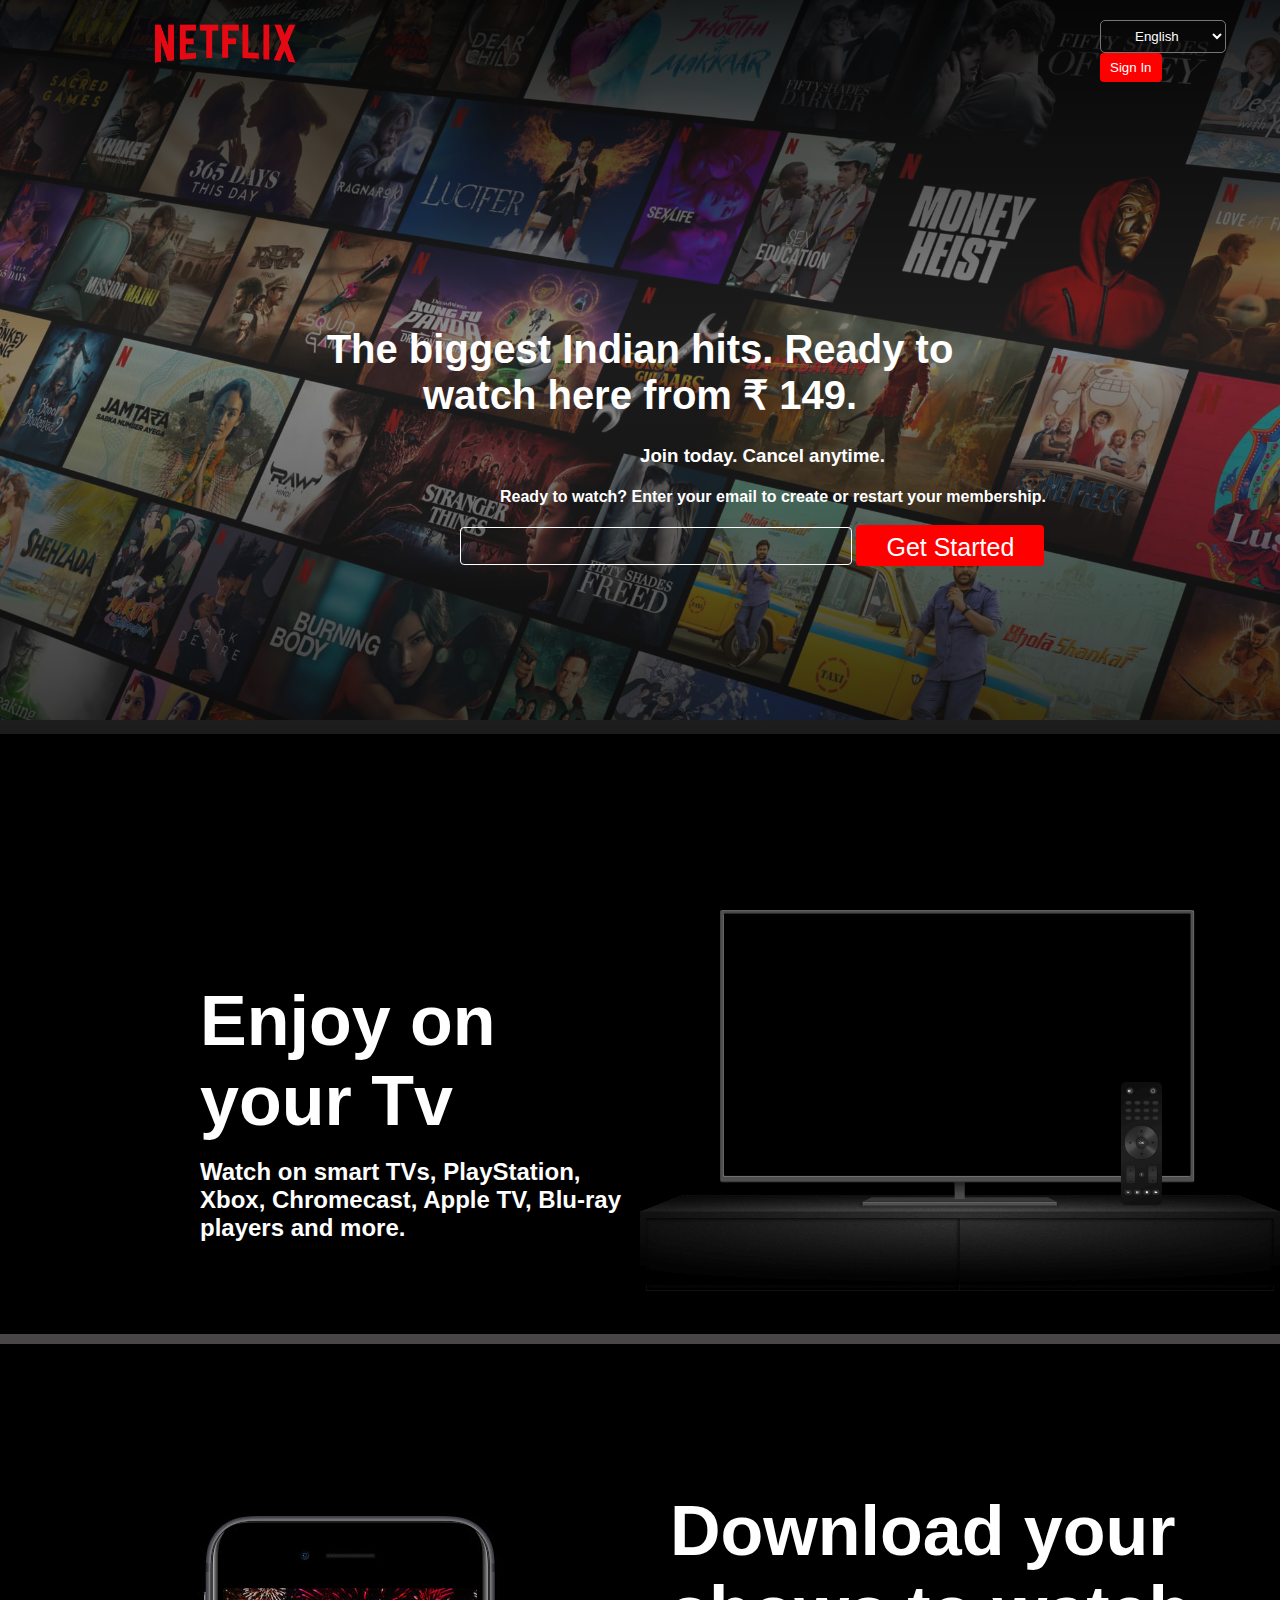
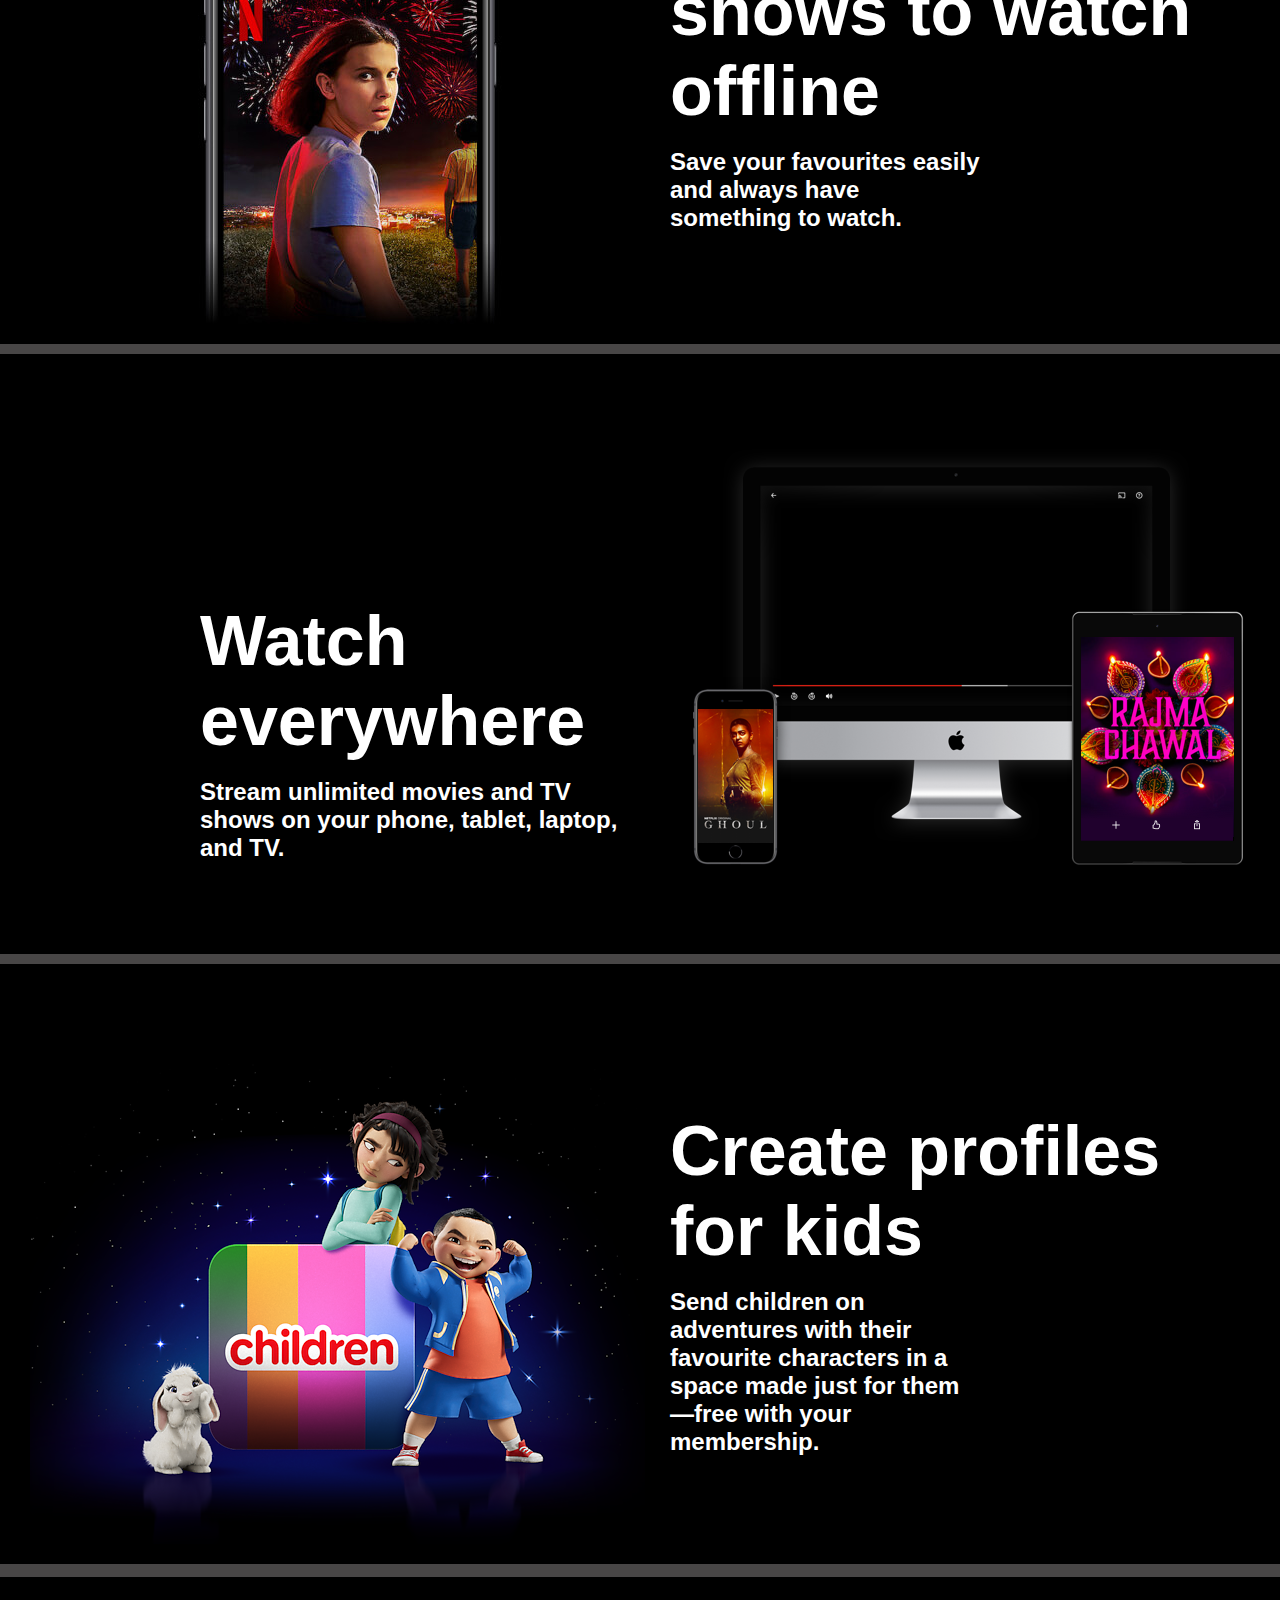
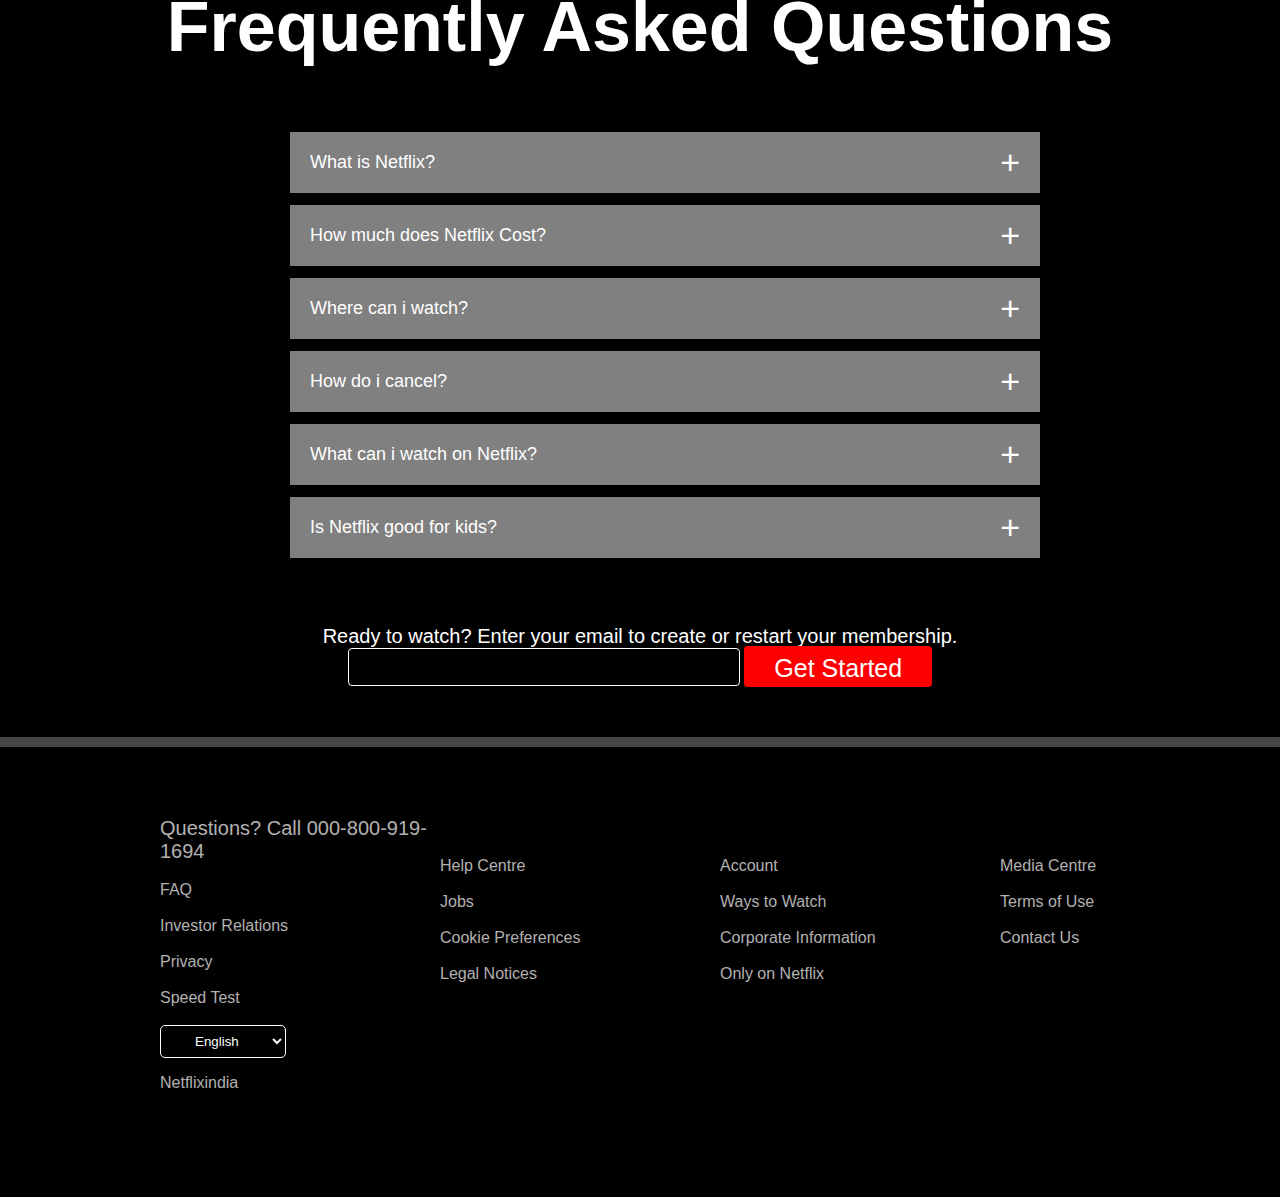
<file: index.html>
<!DOCTYPE html>
<html lang="en">
<head>
    <link rel="stylesheet" href="style.css">
    <meta charset="UTF-8">
    <meta name="viewport" content="width=device-width, initial-scale=1.0">
    <title>Document</title>
</head>
<body>
    <span>
    <div class="firstbg">
        <div class="bg">
            <img src="logo.jpg" alt="">
            <div class="content1">
            </div>
        </div>
        <div class="conte">
            <div class="header1">
                <div class="logo1">
                    <img src="Logonetflix.png" alt="">
                </div>
                <div class="btn1">
                    <select>
                       <option value="English">English</option> 
                       <option value="Hindi">Hindi</option>
                    </select>
                    <button>Sign In</button>
                </div>
            </div>
            <h1>The biggest Indian hits. Ready to watch here from ₹ 149.</h1>
            <h3>Join today. Cancel anytime.</h3>
            <h4>Ready to watch? Enter your email to create or restart your membership.</h4>
            <input type="text">
            <a href="get started">Get Started</a>
        </div>
<div id="div2">
    <div id="two2">
        <h1>Enjoy on your Tv</h1>
        <h2>Watch on smart TVs, PlayStation, Xbox, Chromecast, Apple TV, Blu-ray players and more.</h2>
    </div>
    <img src="tv.png" alt="tv">
</div>
<div id="div3">
    <div id="three1">
        <img src="mobile-0819.jpg" alt="">
    </div>
    <div id="three2">
        <h1>Download your shows to watch offline</h1>
        <h2>Save your favourites easily and always have something to watch.</h2>
    </div>
</div>
<div id="div4">
    <div id="four1">
        <h1>Watch everywhere</h1>
        <h2>Stream unlimited movies and TV shows on your phone, tablet, laptop, and TV.</h2>
    </div>
    <div id="four2">
        <img src="device-pile-in.png" alt="device">
    </div>
</div>
</div>
<div id="div5">
    <div id="five1">
        <img src="child.png" alt="png image">
    </div>
    <div id="five2">
        <h1>Create profiles for kids</h1>
        <h2>Send children on adventures with their favourite characters in a space made just for them—free with your membership.</h2>
    </div>
</div>
<div class="div6">
    <h2>Frequently Asked Questions</h2>
    <ul class="accordian">
        <li>
            <input type="radio" name="accordian" id="first">
            <label for="first">What is Netflix?</label>
            <div class="content">
                <p>Netflix is a streaming service that offers a wide variety of award-winning TV shows, movies, anime, documentaries and more – 
                on thousands of internet-connected devices.
                You can watch as much as you want, whenever you want, without a single ad all for one low monthly price. There's always something new to discover, and new TV shows and movies are added every week!</p>
            </div>
        </li>
        <li>
            <input type="radio" name="accordian" id="second">
            <label for="second">How much does Netflix Cost?</label>
            <div class="content">
                <p>Watch Netflix on your smartphone, tablet, Smart TV, laptop, or streaming device, all for one fixed monthly fee. Plans range from ₹ 149 to ₹ 649 a month. No extra costs, no contracts.</p>
            </div>
        </li>
        <li>
            <input type="radio" name="accordian" id="Third">
            <label for="Third">Where can i watch?</label>
            <div class="content">
                <p>Watch anywhere, anytime. Sign in with your Netflix account to watch instantly on the web at netflix.com from your personal computer or on any internet-connected device that offers the Netflix app, including smart TVs, smartphones, tablets, streaming media players and game consoles.

                    You can also download your favourite shows with the iOS, Android, or Windows 10 app. Use downloads to watch while you're on the go and without an internet connection. Take Netflix with you anywhere.</p>
            </div>
        </li>
        <li>
            <input type="radio" name="accordian" id="fourth">
            <label for="fourth">How do i cancel?</label>
            <div class="content">
                <p>Netflix is flexible. There are no annoying contracts and no commitments. You can easily cancel your account online in two clicks. There are no cancellation fees – start or stop your account anytime.</p>
            </div>
        </li>
        <li>
            <input type="radio" name="accordian" id="fifth">
            <label for="fifth">What can i watch on Netflix?</label>
            <div class="content">
               <p>Netflix has an extensive library of feature films, documentaries, TV shows, anime, award-winning Netflix originals, and more. Watch as much as you want, anytime you want.</p>
            </div>
        </li>
        <li>
            <input type="radio" name="accordian" id="sixth">
            <label for="sixth">Is Netflix good for kids?</label>
            <div class="content">
              <p>The Netflix Kids experience is included in your membership to give parents control while kids enjoy family-friendly TV shows and films in their own space.
             Kids profiles come with PIN-protected parental controls that let you restrict the maturity rating of content kids can watch and block specific titles you don’t want kids to see.</p>
            </div>
        </li>
    </ul>
    <small>Ready to watch? Enter your email to create or restart your membership.</small>
    <form class="emailsignup">
        <input type="text">
            <a href="get started">Get Started</a>
       </form>
    </div>
</div>
<div class="div7">
    <div class="footer1">
        <small>Questions? Call 000-800-919-1694</small><br><br>
        <a href="">FAQ</a><br><br>
        <a href="">Investor Relations</a><br><br>
        <a href="">Privacy</a><br><br>
        <a href="">Speed Test</a><br><br>
        <select>
            <option value="English">English</option> 
            <option value="Hindi">Hindi</option>
         </select><br>
         <p>Netflixindia<p>
    </div>
    <div class="footer2">
        <a href="">Help Centre</a><br><br>
        <a href="">Jobs</a><br><br>
        <a href="">Cookie Preferences</a><br><br>
        <a href="">Legal Notices</a><br><br>
    </div>
    <div class="footer3">
        <a href="">Account</a><br><br>
        <a href="">Ways to Watch</a><br><br>
        <a href="">Corporate Information</a><br><br>
        <a href="">Only on Netflix</a><br><br>
    </div>
    <div class="footer4">
        <a href="">Media Centre</a><br><br>
        <a href="">Terms of Use</a><br><br>
        <a href="">Contact Us</a><br><br>
    </div>
    </div> 
</body>
</html>
</file>
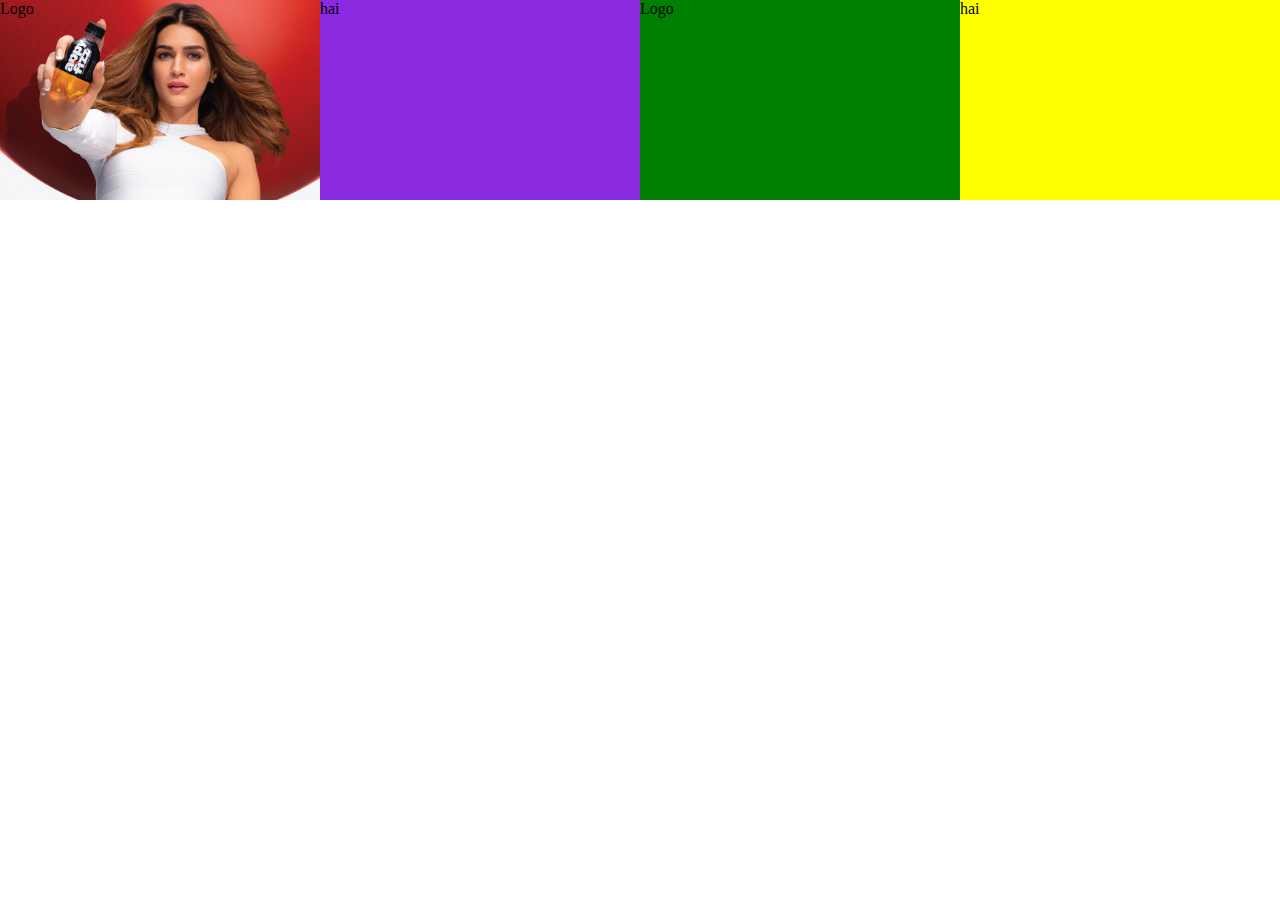
<file: testing/index.html>
<!DOCTYPE html>
<html lang="en">
<head>
    <link rel="stylesheet" href="style.css">
    <meta charset="UTF-8">
    <meta name="viewport" content="width=device-width, initial-scale=1.0">
    <title>Document</title>
</head>
<body><header>
    <div class="one">Logo</div>
    <div class="two">hai</div>
    <div class="three">Logo</div>
    <div class="four">hai</div>
</header>
</body>
</html>
</file>
<file: style.css>
body{
    margin: 0%;
    background-color:rgb(72, 70, 70);
    font-family: Netflix Sans,Helvetica Neue,Segoe UI,Roboto,Ubuntu,sans-serif;
}
.firstbg{
  position: relative;
}
.bg img{
    max-width: 100%;
    opacity: 0.6;
}
.content1{
    background-image: linear-gradient(to top,rgba(0,0,0,0.8),rgba(0,0,0,0)60%,rgba(0,0,0,0.8)100%);
    position: absolute;
    inset: 0;
    height: 860px;
}
.conte{
    position: absolute;
    inset: 0;
}
.header1{
    width: 100%;
    height: 100px;
    display: flex;
}
.logo1{
    height: 80px;
    width: 200px;
    margin-left: 150px;
    margin-top: 20px;
}
.logo1 img{
    width: 150px;
}
.btn1{
    height: 80px;
    width: 500px;
    margin-left: 800px;
    margin-top: 20px;
}
.btn1 select{
    background: none;
    color: white;
    border-radius: 5px;
    padding-right: 20px;
    margin-right: 30px;
    padding: 7px;
    padding-left: 30px;
    padding-right: 30px;
    font-size: px;
}
.btn1 button{
    background-color: red;
    color: white;
    border: none;
    border-radius: 4px;
    padding: 7px;
    padding-left: 10px;
    padding-right: 10px;
}
.imgbg h1{
    color: white;
}
.conte h1{
    color: white;
    padding-left: 300px;
    padding-top: 200px;
    font-size: 40px;
    padding-right: 300px;
    text-align: center;
}
.conte h3{
    color: white;
    padding-left: 640px;
}
.conte h4{
    color: white;
    padding-left: 500px;
}
.conte input{
    margin-left: 460px;
    font-size: 30px;
    background: none;
    border: 1px solid;
    border-color: white;
    border-radius: 4px;
    
}
.conte a{
    text-decoration: none;
    background-color: red;
    color: white;
    font-size: 25px;
    padding-top: 8px;
    padding-bottom: 5px;
    padding-left: 30px;
    padding-right: 30px;
   
    border-radius: 4px;

}
.emailsignup a{
    text-decoration: none;
    background-color: red;
    color: white;
    font-size: 25px;
    padding-top: 8px;
    padding-bottom: 5px;
    padding-left: 30px;
    padding-right: 30px;
    border-radius: 4px;
}
.emailsignup input{
    margin-left: 0px;
    font-size: 30px;
    background: none;
    border: 1px solid;
    border-color: white;
    border-radius: 4px;
}
#div2{
    background-color:black;
    height: 600px;
    margin-top: 10px;
    display: grid;
    grid-template-columns: 1fr 1fr;
}
#div2 img{
    padding-top: 80px;
}
#two2 h1{
    color: white;
    padding-left: 200px;
    padding-top: 200px;
    font-size: 70px;
}
#two2 h2{
    padding-left: 200px;
    margin-top: -30px;
}
#two2{
    background-color: black;
    width: 100%;
    height: 500px;
    color: white;
}
#div3{
    background-color: black;
    height: 600px;
    margin-top: 10px;
    display: grid;
    grid-template-columns: 1fr 1fr;
}
#three1{
    background-color: black;
    height: 550px;
    width: 100%;
}
#three2{
    background-color:black;
    height: 550px;

}
#div3 img{
    padding-left: 30px;
    padding-top: 100px;
}
#div3 h1{
    color: white;
    padding-top: 100px;
    font-size: 70px;
    padding-right: 11px;
    padding-right: 30px;
}
#div3 h2{
    margin-top: -30px;
    padding-right: 300px;
    color: white;
}
#div4{
    background-color:black;
    height: 600px;
    margin-top: 10px;
    display: grid;
    grid-template-columns: 1fr 1fr;
}
#four1{
    background-color:black;
    height: 550px;
    width: 100%
}
#four2{
    background-color:black;
    height: 550px;
}
#four1 h1{
    color: white;
    padding-left: 200px;
    padding-top: 200px;
    font-size: 70px;
}
#four1 h2{
    padding-left: 200px;
    margin-top: -30px;
    color: white;
}
#four2 img{
    padding-top: 80px;
}
#div5{
    background-color:black;
    height: 600px;
    margin-top: 10px;
    display: grid;
    grid-template-columns: 1fr 1fr
}
#five1{
    background-color:black;
    height: 550px;
    width: 100%
}
#five2{
    background-color:black;
    height: 550px;
}
#div5 img{
    padding-left: 30px;
    padding-top: 100px;
}
#div5 h1{
    color: white;
    padding-top: 100px;
    font-size: 70px;
    padding-right: 11px;
    padding-right: 70px;
}
#div5 h2{
    margin-top: -30px;
    padding-right: 300px;
    color: white;
}
.div6{
    background-color:black;
    height: 760px;
    margin-top: -45px;
    text-align: center;
    color: white;
}
.div6 h2{
    font-size: 70px;
    padding-top: 10px;
    color: white;
}
.accordian{
    margin:60px auto;
    width: 100%;
    max-width: 750px;
}
.accordian li{
    list-style: none;
    width: 100%;
    padding: 5px;
}
.accordian label{
    display: flex;
    align-items:center;
    padding: 20px;
    font-size: 18px;
    background: gray;
    margin-bottom: 2px;
    cursor: pointer;
    position: relative;
}
label::after{
    content: '+';
    font-size: 34px;
    position: absolute;
    right: 20px;
}
input[type="radio"]{
    display: none;
}  
.accordian .content{
    background-color: gray;
    text-align: left;
    padding: 0 20px;
    max-height: 0px;
    overflow: hidden;
    transition: max-height 0.5s,padding 0.5s;
}
.accordian input[type="radio"]:checked + label + .content{
    max-height: 600px;
    padding: 30px 20px;
}
.accordian input[type="radio"]:checked + label::after{
    transform: rotate(135deg);
}
small{
    font-size: 20px;
    
}
.div6 form{
    background: none;
}




/*------------------------footer-----------------*/
.div7{
    background-color: black;
    height: 450px;
    margin-top: 10px;
    display: flex;
}
.footer1{
    height: 300px;
    width: 300px;
    margin-top: 70px;
    margin-left: 160px;
}
.footer2{
    height: 300px;
    width: 300px;
    margin-top: 70px;
}
.footer3{
    height: 300px;
    width: 300px;
    margin-top: 70px;
}
.footer4{
    height: 300px;
    width: 300px;
    margin-top: 70px;
}
.div7 a{
    color: rgb(179, 177, 177);
    text-decoration: none;
}
.div7 .footer2,.footer3,.footer4{
    padding-top: 40px;
}
.div7 small{
    color:rgb(179, 177, 177);
}
.footer1 select{
    background: none;
    color: white;
    border-radius: 5px;
    padding-right: 20px;
    margin-right: 30px;
    padding: 7px;
    padding-left: 30px;
    padding-right: 30px;
    font-size: px;
    border-color: white;
}
.footer1 p{
    color:rgb(179, 177, 177);
}
</file>
<file: testing/style.css>
body{
    margin: 0;
}
header{
    display: grid;
    grid-template-columns: 1fr 1fr 1fr 1fr;
}
.one{
    background-color: bisque;
    width: 100%;
    height: 200px;
    background-image: url("girl.jpg");
    background-repeat: no-repeat;
    background-size: cover;
}
.two{
    background-color:blueviolet;
    width: 100%;
    height: 200px
}
.three{
    background-color:green;
    width: 100%;
    height: 200px
}
.four{
    background-color:yellow;
    width: 100%;
    height: 200px
}
</file>
